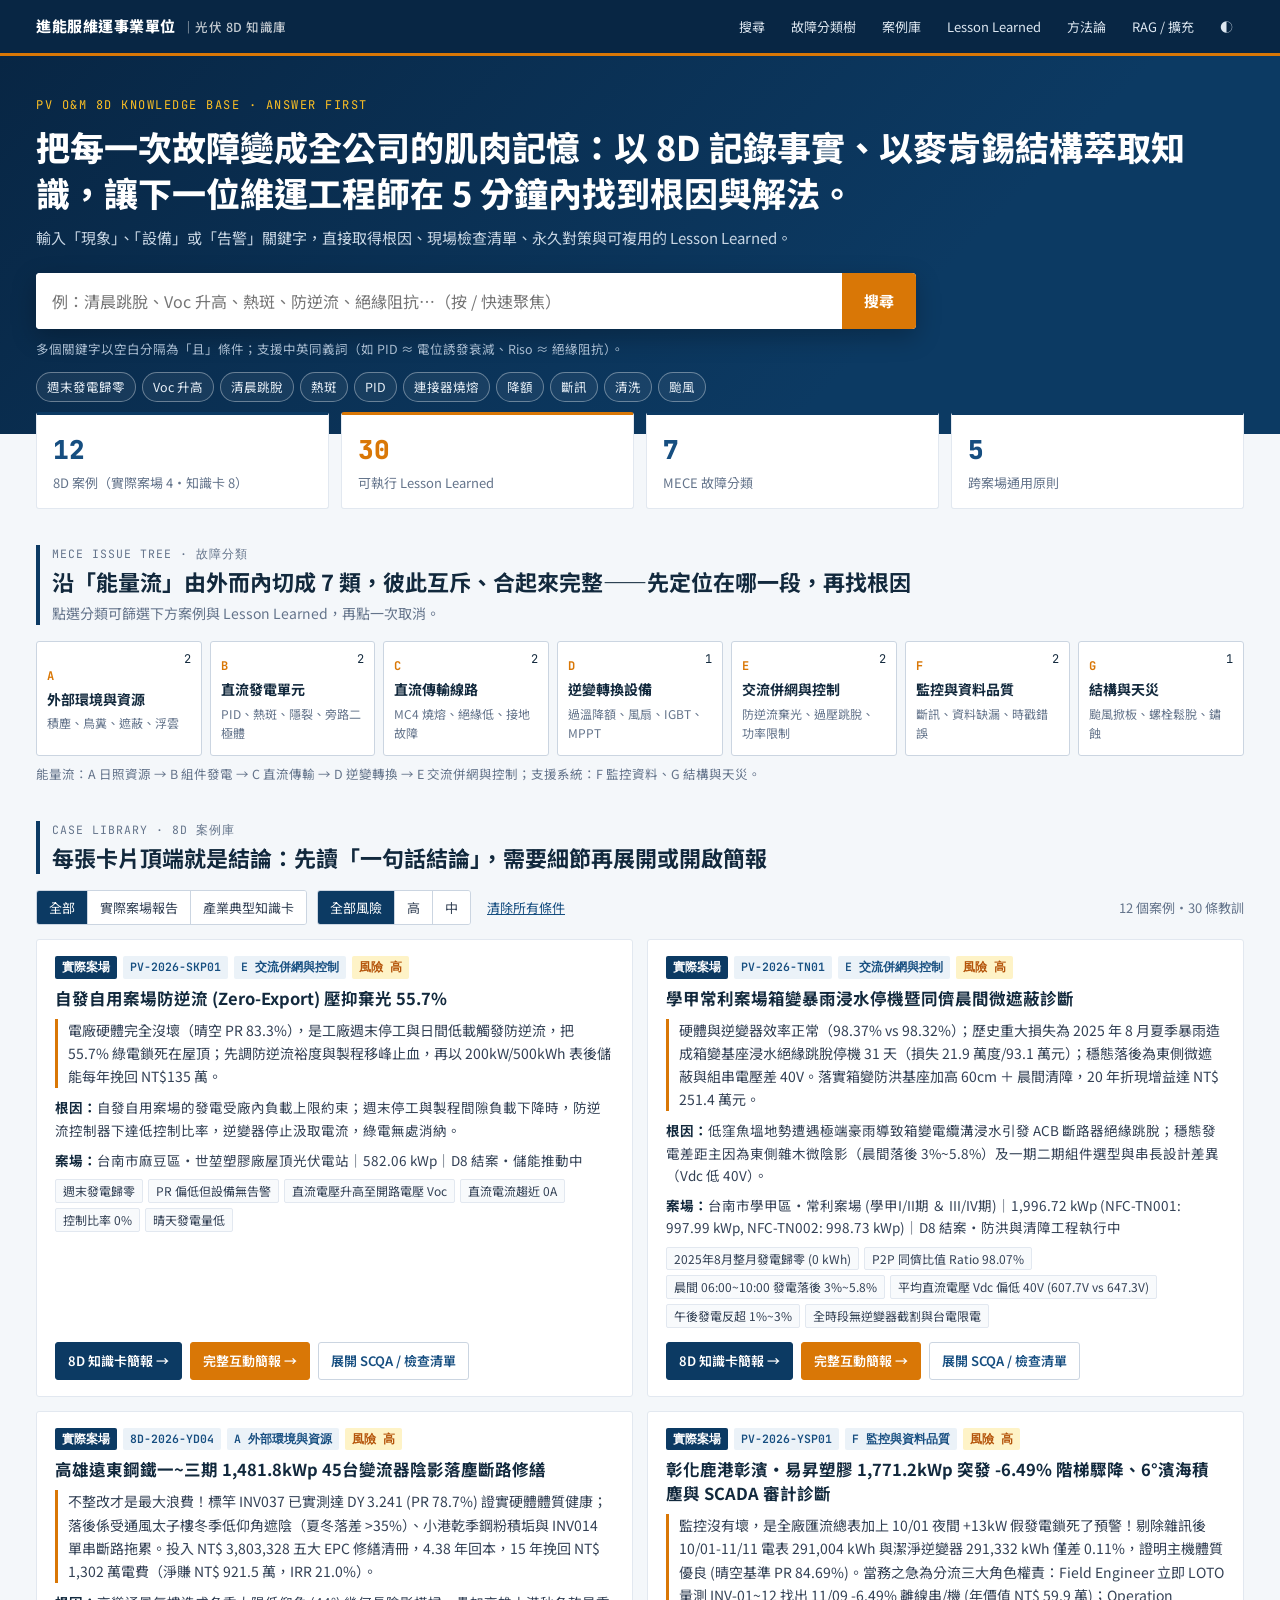
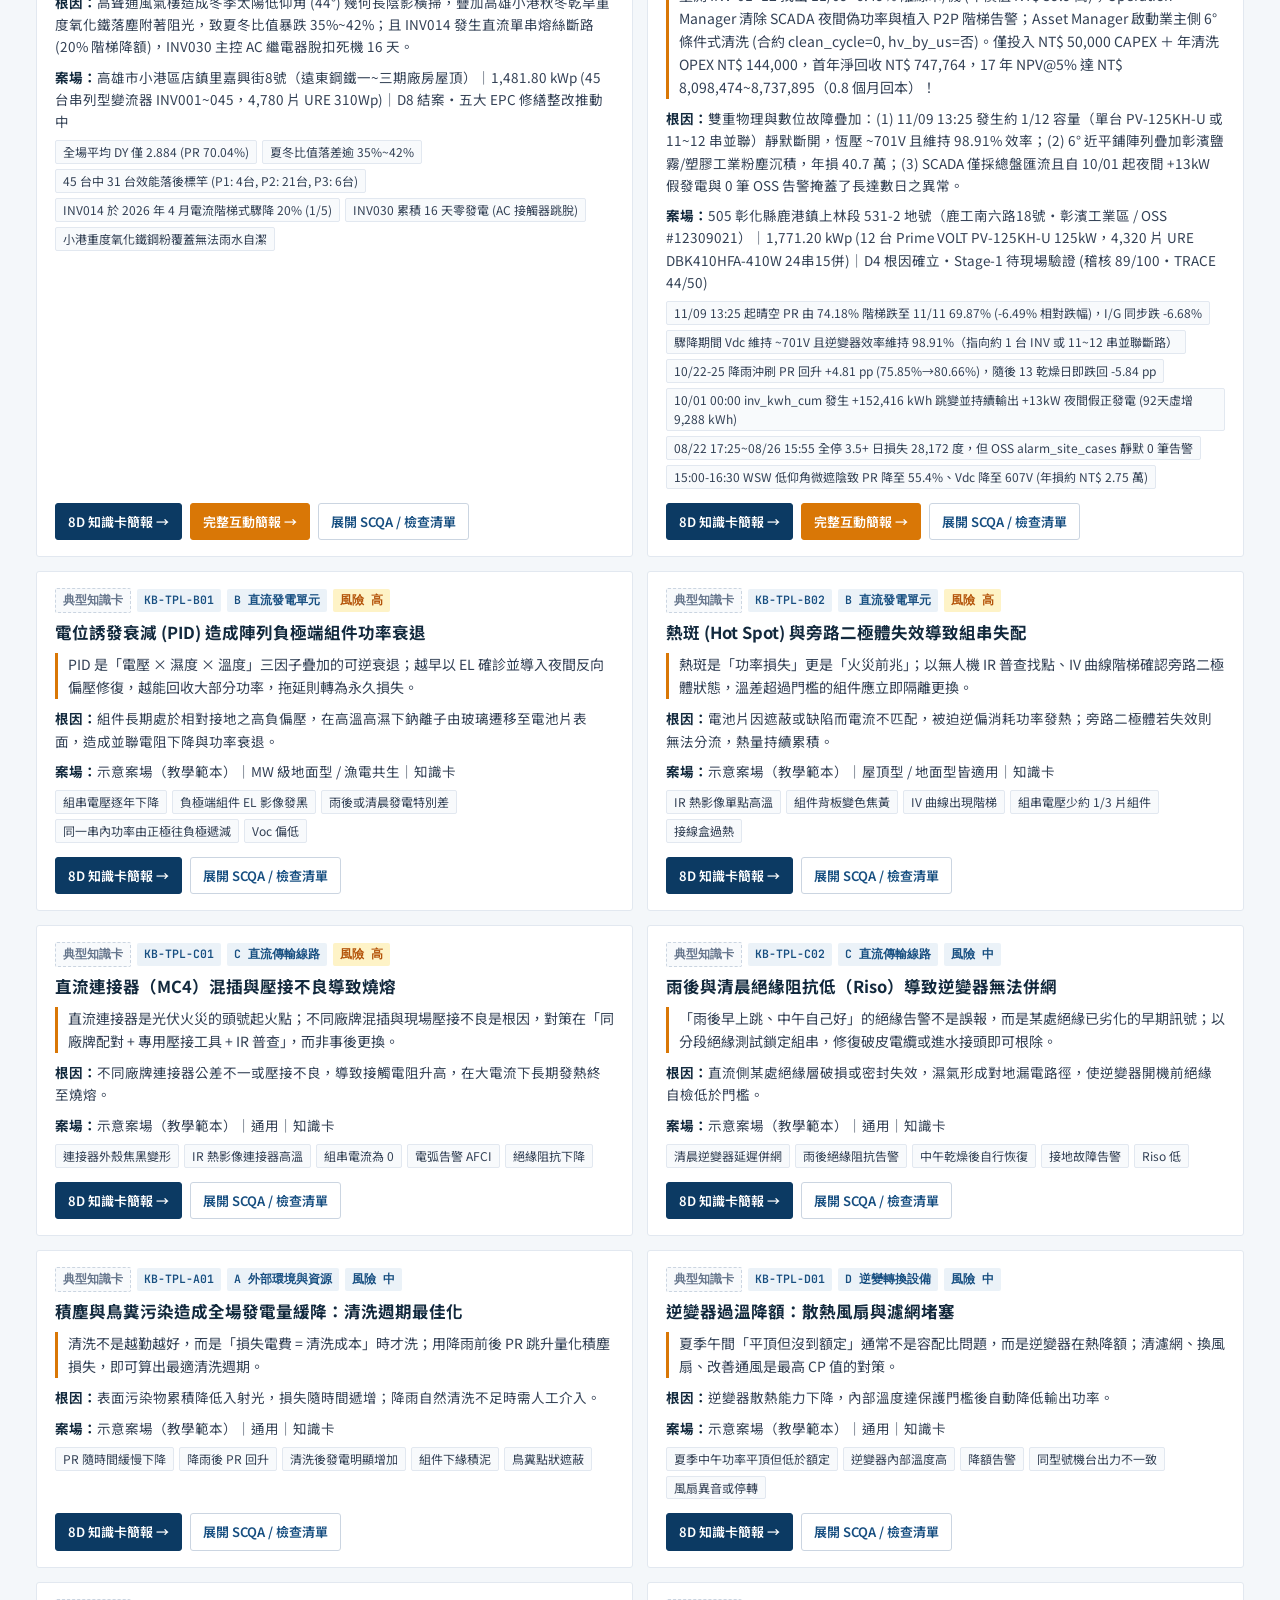
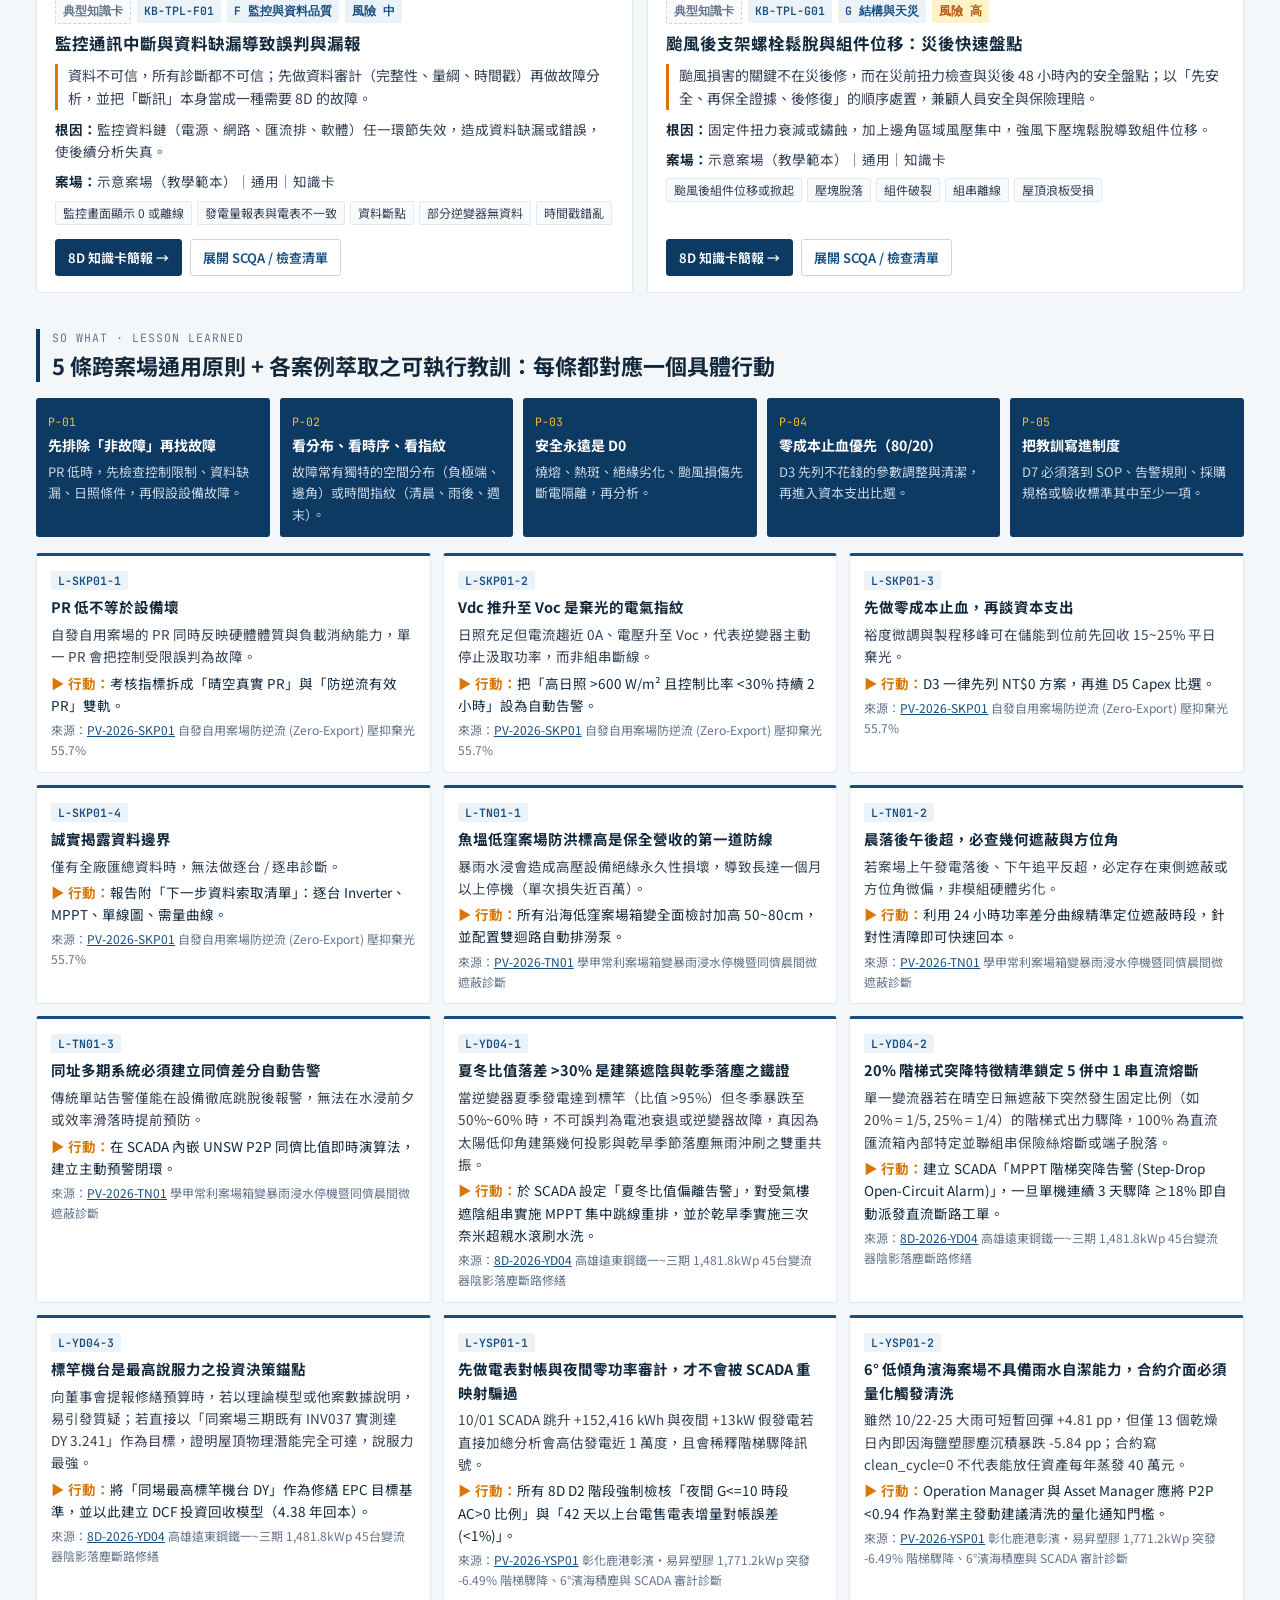
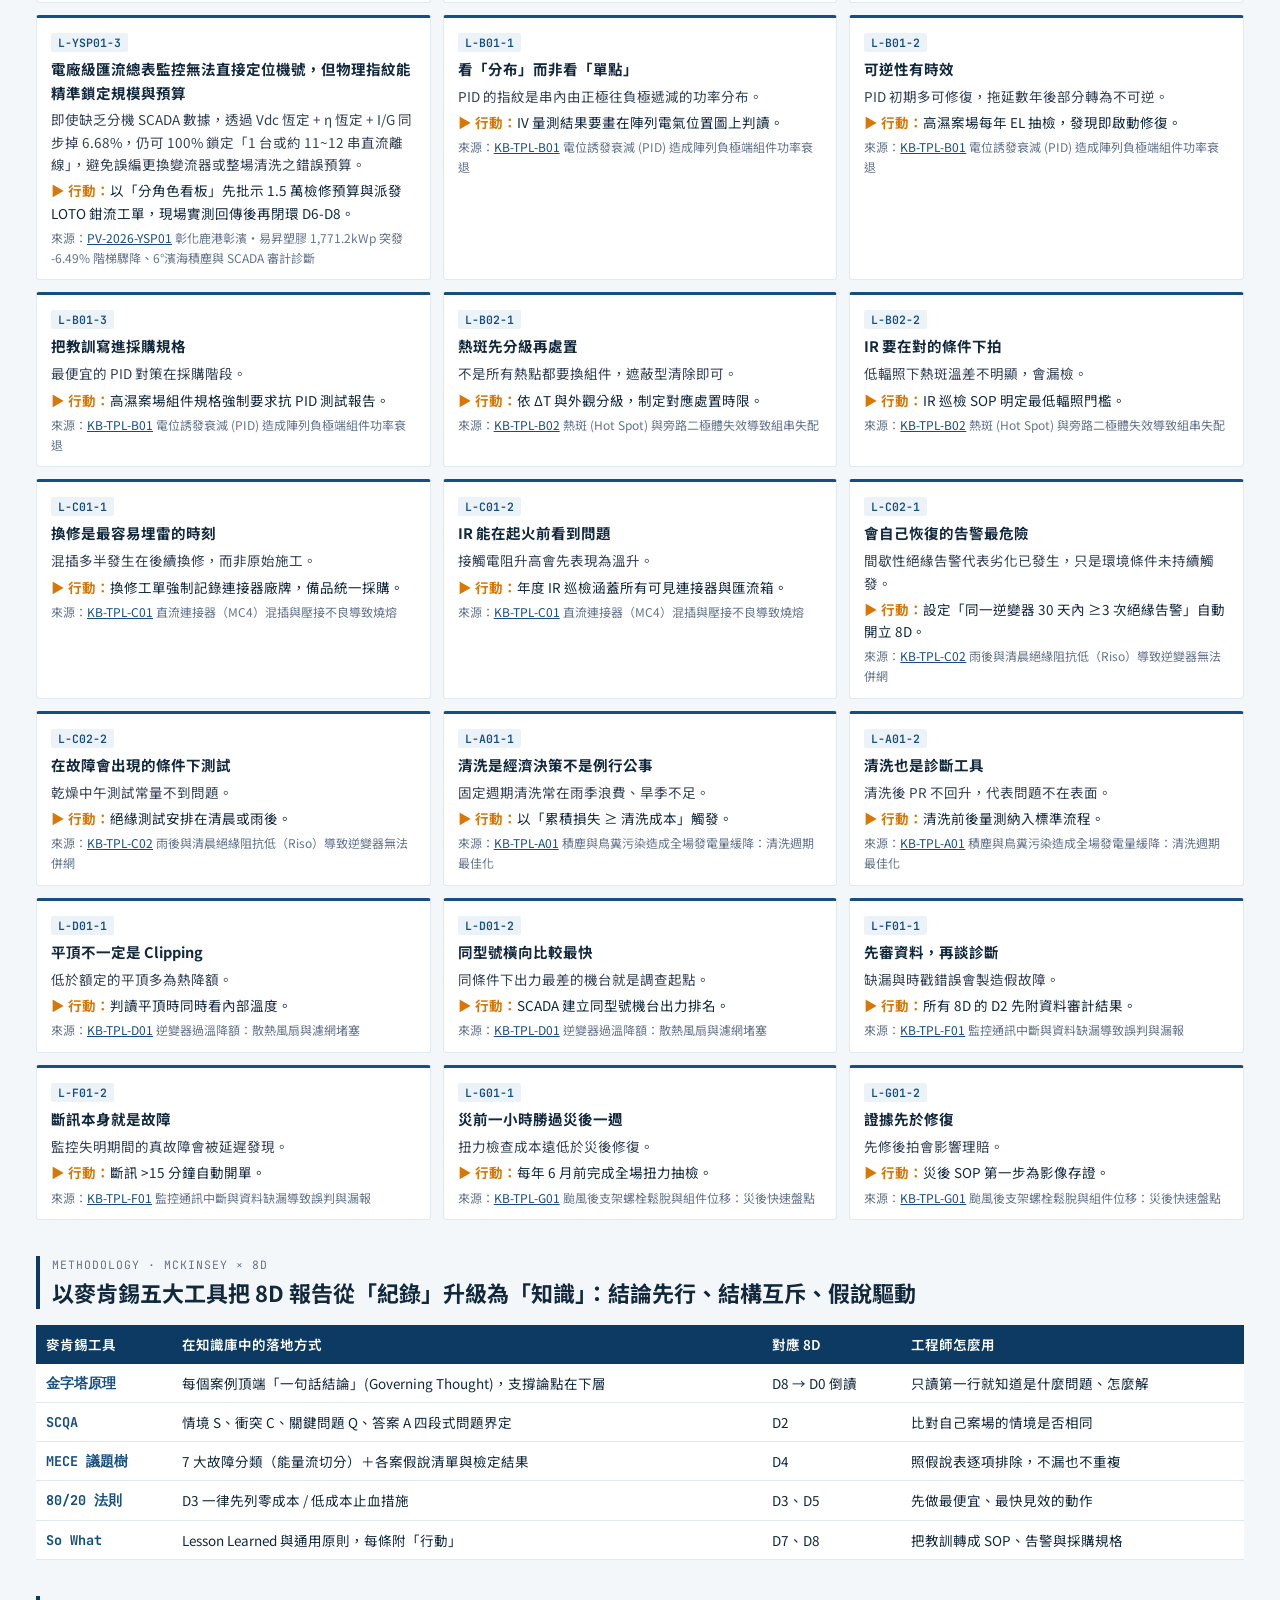
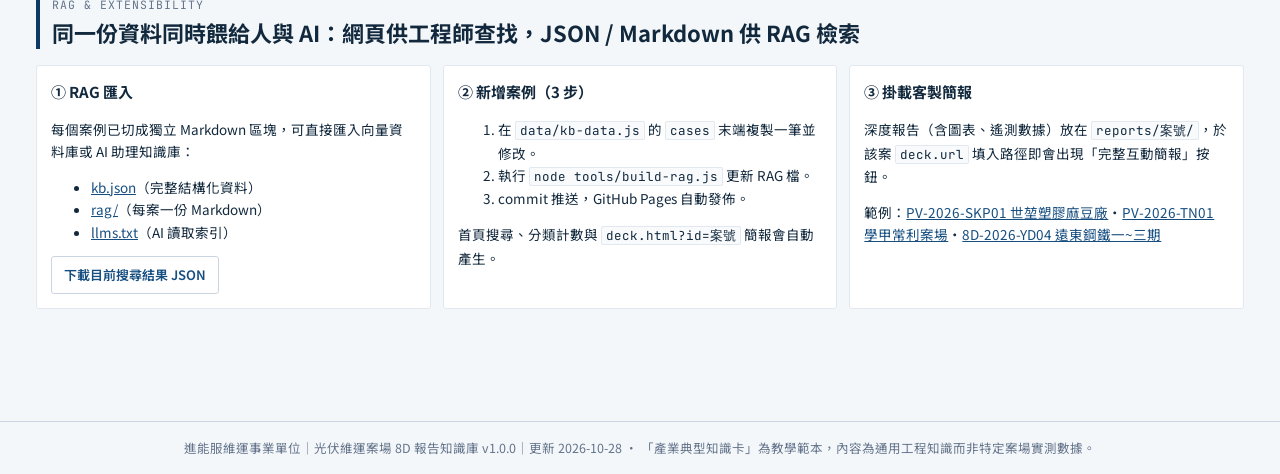
<file: index.html>
<!doctype html>
<html lang="zh-Hant">
<head>
  <meta charset="utf-8" />
  <meta name="viewport" content="width=device-width,initial-scale=1" />
  <title>光伏維運 8D 知識庫</title>
  <meta name="description" content="光伏維運案場 8D 報告知識庫：以麥肯錫金字塔原理、SCQA、MECE 議題樹萃取故障根因、解法與 Lesson Learned，支援關鍵字搜尋與 RAG 匯入。" />
  <link rel="preconnect" href="https://fonts.googleapis.com" />
  <link rel="preconnect" href="https://fonts.gstatic.com" crossorigin />
  <link href="https://fonts.googleapis.com/css2?family=Noto+Sans+TC:wght@400;500;700;800&family=JetBrains+Mono:wght@400;600;700&display=swap" rel="stylesheet" />
  <link rel="stylesheet" href="assets/kb.css" />
</head>
<body>
  <header class="topbar">
    <div class="topbar-inner">
      <a class="brand" href="index.html">進能服維運事業單位<small>｜光伏 8D 知識庫</small></a>
      <nav class="topnav">
        <a href="#search">搜尋</a>
        <a href="#taxonomy">故障分類樹</a>
        <a href="#cases">案例庫</a>
        <a href="#lessons">Lesson Learned</a>
        <a href="#method">方法論</a>
        <a href="#rag">RAG / 擴充</a>
        <button type="button" id="theme-toggle" aria-label="切換深淺色">◐</button>
      </nav>
    </div>
  </header>

  <!-- ===== Governing thought + Search ===== -->
  <section class="hero" id="search">
    <div class="hero-inner">
      <div class="eyebrow">PV O&amp;M 8D KNOWLEDGE BASE · ANSWER FIRST</div>
      <h1 id="hero-title"></h1>
      <p class="lead">輸入「現象」、「設備」或「告警」關鍵字，直接取得根因、現場檢查清單、永久對策與可複用的 Lesson Learned。</p>
      <form class="search-box" id="search-form" role="search">
        <input id="q" type="search" autocomplete="off" placeholder="例：清晨跳脫、Voc 升高、熱斑、防逆流、絕緣阻抗…（按 / 快速聚焦）" aria-label="關鍵字搜尋" />
        <button type="submit">搜尋</button>
      </form>
      <div class="search-hint">多個關鍵字以空白分隔為「且」條件；支援中英同義詞（如 PID ≈ 電位誘發衰減、Riso ≈ 絕緣阻抗）。</div>
      <div class="chips" id="quick-chips"></div>
    </div>
  </section>

  <main class="page">
    <div class="kpi-row" id="kpi-row"></div>

    <!-- ===== MECE taxonomy ===== -->
    <section class="section" id="taxonomy">
      <div class="section-head">
        <div class="tag">MECE Issue Tree · 故障分類</div>
        <h2>沿「能量流」由外而內切成 7 類，彼此互斥、合起來完整——先定位在哪一段，再找根因</h2>
        <p>點選分類可篩選下方案例與 Lesson Learned，再點一次取消。</p>
      </div>
      <div class="tax-grid" id="tax-grid"></div>
      <div class="flow-note">能量流：A 日照資源 → B 組件發電 → C 直流傳輸 → D 逆變轉換 → E 交流併網與控制；支援系統：F 監控資料、G 結構與天災。</div>
    </section>

    <!-- ===== Cases ===== -->
    <section class="section" id="cases">
      <div class="section-head">
        <div class="tag">Case Library · 8D 案例庫</div>
        <h2 id="cases-title">每張卡片頂端就是結論：先讀「一句話結論」，需要細節再展開或開啟簡報</h2>
      </div>
      <div class="filterbar">
        <div class="seg" id="type-seg">
          <button type="button" data-v="" class="on">全部</button>
          <button type="button" data-v="field">實際案場報告</button>
          <button type="button" data-v="template">產業典型知識卡</button>
        </div>
        <div class="seg" id="sev-seg">
          <button type="button" data-v="" class="on">全部風險</button>
          <button type="button" data-v="高">高</button>
          <button type="button" data-v="中">中</button>
        </div>
        <button type="button" class="clear-btn" id="clear-all">清除所有條件</button>
        <div class="result-meta" id="result-meta"></div>
      </div>
      <div class="cards" id="case-cards"></div>
    </section>

    <!-- ===== Lessons ===== -->
    <section class="section" id="lessons">
      <div class="section-head">
        <div class="tag">So What · Lesson Learned</div>
        <h2>5 條跨案場通用原則 + 各案例萃取之可執行教訓：每條都對應一個具體行動</h2>
      </div>
      <div class="principles" id="principles"></div>
      <div class="lessons" id="lesson-grid"></div>
    </section>

    <!-- ===== Method ===== -->
    <section class="section" id="method">
      <div class="section-head">
        <div class="tag">Methodology · McKinsey × 8D</div>
        <h2>以麥肯錫五大工具把 8D 報告從「紀錄」升級為「知識」：結論先行、結構互斥、假說驅動</h2>
      </div>
      <div class="tbl-wrap">
        <table class="tbl">
          <thead><tr><th>麥肯錫工具</th><th>在知識庫中的落地方式</th><th>對應 8D</th><th>工程師怎麼用</th></tr></thead>
          <tbody>
            <tr><td class="code">金字塔原理</td><td>每個案例頂端「一句話結論」(Governing Thought)，支撐論點在下層</td><td>D8 → D0 倒讀</td><td>只讀第一行就知道是什麼問題、怎麼解</td></tr>
            <tr><td class="code">SCQA</td><td>情境 S、衝突 C、關鍵問題 Q、答案 A 四段式問題界定</td><td>D2</td><td>比對自己案場的情境是否相同</td></tr>
            <tr><td class="code">MECE 議題樹</td><td>7 大故障分類（能量流切分）＋各案假說清單與檢定結果</td><td>D4</td><td>照假說表逐項排除，不漏也不重複</td></tr>
            <tr><td class="code">80/20 法則</td><td>D3 一律先列零成本 / 低成本止血措施</td><td>D3、D5</td><td>先做最便宜、最快見效的動作</td></tr>
            <tr><td class="code">So What</td><td>Lesson Learned 與通用原則，每條附「行動」</td><td>D7、D8</td><td>把教訓轉成 SOP、告警與採購規格</td></tr>
          </tbody>
        </table>
      </div>
    </section>

    <!-- ===== RAG & Extension ===== -->
    <section class="section" id="rag">
      <div class="section-head">
        <div class="tag">RAG &amp; Extensibility</div>
        <h2>同一份資料同時餵給人與 AI：網頁供工程師查找，JSON / Markdown 供 RAG 檢索</h2>
      </div>
      <div class="how">
        <div class="box">
          <h3>① RAG 匯入</h3>
          <p>每個案例已切成獨立 Markdown 區塊，可直接匯入向量資料庫或 AI 助理知識庫：</p>
          <ul>
            <li><a href="kb.json">kb.json</a>（完整結構化資料）</li>
            <li><a href="rag/index.md">rag/</a>（每案一份 Markdown）</li>
            <li><a href="llms.txt">llms.txt</a>（AI 讀取索引）</li>
          </ul>
          <button type="button" class="btn ghost" id="dl-json">下載目前搜尋結果 JSON</button>
        </div>
        <div class="box">
          <h3>② 新增案例（3 步）</h3>
          <ol>
            <li>在 <code>data/kb-data.js</code> 的 <code>cases</code> 末端複製一筆並修改。</li>
            <li>執行 <code>node tools/build-rag.js</code> 更新 RAG 檔。</li>
            <li>commit 推送，GitHub Pages 自動發佈。</li>
          </ol>
          <p>首頁搜尋、分類計數與 <code>deck.html?id=案號</code> 簡報會自動產生。</p>
        </div>
        <div class="box">
          <h3>③ 掛載客製簡報</h3>
          <p>深度報告（含圖表、遙測數據）放在 <code>reports/案號/</code>，於該案 <code>deck.url</code> 填入路徑即會出現「完整互動簡報」按鈕。</p>
          <p>範例：<a href="reports/PV-2026-SKP01/index.html">PV-2026-SKP01 世堃塑膠麻豆廠</a>・<a href="reports/PV-2026-TN01/index.html">PV-2026-TN01 學甲常利案場</a>・<a href="reports/8D-2026-YD04/index.html">8D-2026-YD04 遠東鋼鐵一~三期</a></p>
        </div>
      </div>
    </section>
  </main>

  <footer class="foot">
    <span id="foot-meta"></span> ・ 「產業典型知識卡」為教學範本，內容為通用工程知識而非特定案場實測數據。
  </footer>

  <script src="data/kb-data.js"></script>
  <script src="assets/search.js"></script>
  <script src="assets/kb.js"></script>
</body>
</html>
</file>
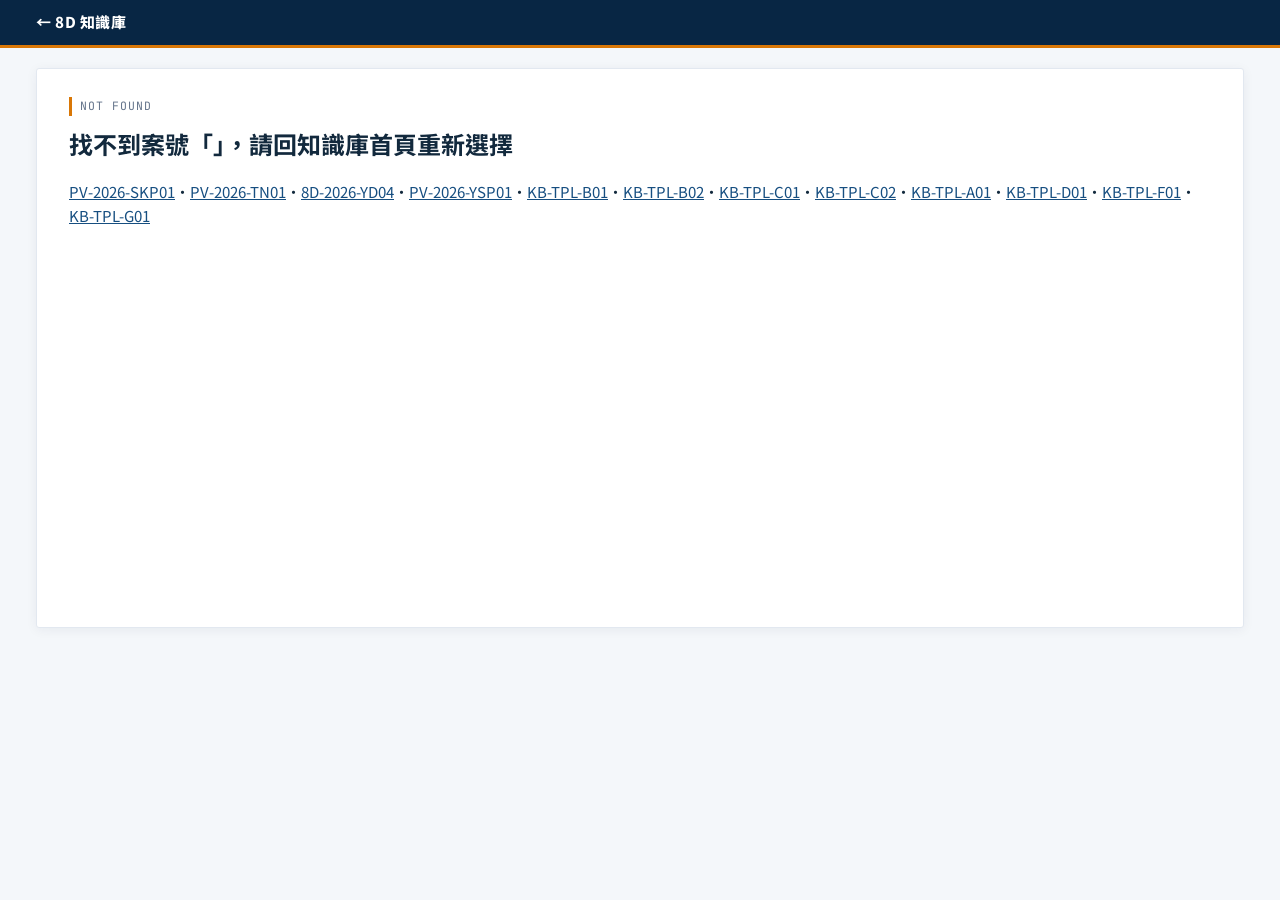
<file: deck.html>
<!doctype html>
<html lang="zh-Hant">
<head>
  <meta charset="utf-8" />
  <meta name="viewport" content="width=device-width,initial-scale=1" />
  <title>8D 知識卡簡報</title>
  <meta name="description" content="由知識庫資料自動產生之麥肯錫風格 8D 簡報。" />
  <link rel="preconnect" href="https://fonts.googleapis.com" />
  <link rel="preconnect" href="https://fonts.gstatic.com" crossorigin />
  <link href="https://fonts.googleapis.com/css2?family=Noto+Sans+TC:wght@400;500;700;800&family=JetBrains+Mono:wght@400;600;700&display=swap" rel="stylesheet" />
  <link rel="stylesheet" href="assets/kb.css" />
</head>
<body>
  <header class="topbar">
    <div class="topbar-inner">
      <a class="brand" href="index.html">← 8D 知識庫<small id="deck-id"></small></a>
      <nav class="topnav" id="deck-tabs"></nav>
    </div>
  </header>
  <main class="deck" id="deck"></main>
  <div class="deck-nav" id="deck-nav">
    <button type="button" class="btn ghost" id="prev">← 上一頁</button>
    <span class="count" id="count"></span>
    <button type="button" class="btn ghost" id="next">下一頁 →</button>
    <button type="button" class="btn ghost" id="mode">📄 完整報告模式</button>
    <a class="btn accent" id="full-deck" style="display:none">完整互動簡報 →</a>
  </div>
  <div style="height:40px"></div>
  <script src="data/kb-data.js"></script>
  <script src="assets/search.js"></script>
  <script src="assets/deck.js"></script>
</body>
</html>
</file>
<file: assets/kb.css>
/* ==========================================================================
   光伏維運 8D 知識庫｜麥肯錫顧問視覺規範
   主色深藍 + 中性灰階 + 單一強調色（琥珀金，只標示最關鍵結論）
   ========================================================================== */
:root {
  --navy-dark: #082644;
  --navy: #0C3A63;
  --navy-mid: #164E80;
  --navy-tint: #EBF2F8;
  --ink: #12293D;
  --slate: #334155;
  --muted: #64748B;
  --line: #CBD5E1;
  --line-soft: #E2E8F0;
  --paper: #F4F7FA;
  --surface: #FFFFFF;
  --surface-alt: #F8FAFC;
  --accent: #D97706;
  --accent-dark: #B45309;
  --accent-tint: #FEF3C7;
  --ok: #15803D;
  --ok-tint: #DCFCE7;
  --bad: #B91C1C;
  --sans: 'Noto Sans TC', -apple-system, BlinkMacSystemFont, "Segoe UI", sans-serif;
  --mono: 'JetBrains Mono', ui-monospace, monospace;
}
@media (prefers-color-scheme: dark) {
  :root:not([data-theme="light"]) {
    --navy-tint: #12304D; --ink: #E2E8F0; --slate: #CBD5E1; --muted: #94A3B8;
    --line: #334155; --line-soft: #1E293B; --paper: #0B1622; --surface: #111F2E;
    --surface-alt: #0F1B28; --accent-tint: #3B2A0C; --ok-tint: #0F2E1C; --navy-mid: #5B9BD5;
  }
}
:root[data-theme="dark"] {
  --navy-tint: #12304D; --ink: #E2E8F0; --slate: #CBD5E1; --muted: #94A3B8;
  --line: #334155; --line-soft: #1E293B; --paper: #0B1622; --surface: #111F2E;
  --surface-alt: #0F1B28; --accent-tint: #3B2A0C; --ok-tint: #0F2E1C; --navy-mid: #5B9BD5;
}

* { box-sizing: border-box; }
html { scroll-behavior: smooth; }
body {
  margin: 0; font-family: var(--sans); color: var(--ink); background: var(--paper);
  line-height: 1.65; font-size: 15px; -webkit-font-smoothing: antialiased;
}
a { color: var(--navy-mid); }
mark { background: var(--accent-tint); color: inherit; padding: 0 1px; border-radius: 2px; box-shadow: inset 0 -2px 0 var(--accent); }

/* ── Topbar ── */
.topbar { position: sticky; top: 0; z-index: 50; background: var(--navy-dark); color: #fff; border-bottom: 3px solid var(--accent); }
.topbar-inner { max-width: 1240px; margin: 0 auto; padding: 10px 16px; display: flex; align-items: center; gap: 16px; flex-wrap: wrap; }
.brand { font-weight: 800; letter-spacing: .5px; text-decoration: none; color: #fff; white-space: nowrap; }
.brand small { font-weight: 500; opacity: .75; margin-left: 6px; }
.topnav { display: flex; gap: 4px; flex-wrap: wrap; margin-left: auto; }
.topnav a, .topnav button {
  color: #DCE6F0; text-decoration: none; font: inherit; font-size: 13px; background: transparent;
  border: 1px solid transparent; padding: 5px 10px; border-radius: 3px; cursor: pointer;
}
.topnav a:hover, .topnav button:hover { border-color: rgba(255,255,255,.35); color: #fff; }
.topnav .active { background: rgba(255,255,255,.12); color: #fff; }

.page { max-width: 1240px; margin: 0 auto; padding: 0 16px 64px; }

/* ── Hero / Governing thought ── */
.hero { background: linear-gradient(135deg, var(--navy-dark), var(--navy) 70%); color: #fff; }
.hero-inner { max-width: 1240px; margin: 0 auto; padding: 40px 16px 32px; }
.eyebrow { font-family: var(--mono); font-size: 12px; letter-spacing: 1.5px; color: #FBBF24; text-transform: uppercase; }
.hero h1 { font-size: clamp(22px, 3.4vw, 34px); line-height: 1.35; margin: 8px 0 10px; font-weight: 800; }
.hero p.lead { margin: 0 0 22px; color: #C9D7E5; max-width: 880px; }
.search-box { display: flex; background: #fff; border-radius: 4px; overflow: hidden; box-shadow: 0 8px 24px rgba(0,0,0,.25); max-width: 880px; }
.search-box input {
  flex: 1; border: 0; padding: 15px 16px; font: inherit; font-size: 16px; color: #12293D; outline: none; min-width: 0;
}
.search-box button { border: 0; background: var(--accent); color: #fff; font: inherit; font-weight: 700; padding: 0 22px; cursor: pointer; }
.search-box button:hover { background: var(--accent-dark); }
.search-hint { font-size: 12.5px; color: #A9BCD0; margin-top: 10px; }
.chips { display: flex; gap: 6px; flex-wrap: wrap; margin-top: 12px; }
.chip {
  font: inherit; font-size: 12.5px; padding: 4px 10px; border-radius: 999px; cursor: pointer;
  border: 1px solid rgba(255,255,255,.35); background: rgba(255,255,255,.06); color: #E6EEF6;
}
.chip:hover { background: rgba(255,255,255,.16); }

/* ── Sections ── */
.section { margin-top: 36px; }
.section-head { border-left: 4px solid var(--navy); padding-left: 12px; margin-bottom: 16px; }
.section-head .tag { font-family: var(--mono); font-size: 11.5px; color: var(--muted); letter-spacing: 1px; text-transform: uppercase; }
.section-head h2 { margin: 2px 0 0; font-size: clamp(18px, 2.2vw, 22px); line-height: 1.45; }
.section-head p { margin: 4px 0 0; color: var(--muted); font-size: 14px; }

.kpi-row { display: grid; grid-template-columns: repeat(4, 1fr); gap: 12px; margin-top: -22px; position: relative; }
.kpi { background: var(--surface); border: 1px solid var(--line-soft); border-top: 3px solid var(--navy); padding: 14px 16px; border-radius: 3px; }
.kpi.accent { border-top-color: var(--accent); }
.kpi .v { font-size: 26px; font-weight: 800; color: var(--navy-mid); font-family: var(--mono); }
.kpi.accent .v { color: var(--accent); }
.kpi .l { font-size: 13px; color: var(--muted); }

/* ── Taxonomy (MECE tree) ── */
.tax-grid { display: grid; grid-template-columns: repeat(7, 1fr); gap: 8px; }
.tax {
  text-align: left; font: inherit; background: var(--surface); border: 1px solid var(--line); border-radius: 3px;
  padding: 10px 10px 12px; cursor: pointer; color: var(--ink); position: relative;
}
.tax:hover { border-color: var(--navy-mid); }
.tax.on { background: var(--navy); color: #fff; border-color: var(--navy); }
.tax .k { font-family: var(--mono); font-weight: 700; font-size: 12px; color: var(--accent); }
.tax.on .k { color: #FBBF24; }
.tax .n { font-weight: 700; font-size: 14px; display: block; margin: 2px 0; }
.tax .d { font-size: 12px; color: var(--muted); display: block; }
.tax.on .d { color: #C9D7E5; }
.tax .c { position: absolute; top: 8px; right: 10px; font-family: var(--mono); font-size: 12px; }
.flow-note { font-size: 12.5px; color: var(--muted); margin-top: 8px; }

/* ── Filter bar ── */
.filterbar { display: flex; gap: 10px; flex-wrap: wrap; align-items: center; margin-bottom: 14px; }
.seg { display: inline-flex; border: 1px solid var(--line); border-radius: 3px; overflow: hidden; }
.seg button { font: inherit; font-size: 13px; border: 0; background: var(--surface); color: var(--slate); padding: 6px 12px; cursor: pointer; }
.seg button + button { border-left: 1px solid var(--line); }
.seg button.on { background: var(--navy); color: #fff; }
.result-meta { margin-left: auto; font-size: 13px; color: var(--muted); }
.clear-btn { font: inherit; font-size: 13px; background: none; border: 0; color: var(--navy-mid); cursor: pointer; text-decoration: underline; }

/* ── Case cards ── */
.cards { display: grid; grid-template-columns: repeat(2, 1fr); gap: 14px; }
.card { background: var(--surface); border: 1px solid var(--line-soft); border-radius: 3px; padding: 16px 18px; display: flex; flex-direction: column; gap: 8px; }
.card-top { display: flex; gap: 6px; flex-wrap: wrap; align-items: center; font-size: 12px; }
.badge { font-family: var(--mono); font-size: 11.5px; padding: 2px 7px; border-radius: 2px; background: var(--navy-tint); color: var(--navy-mid); font-weight: 600; }
.badge.field { background: var(--navy); color: #fff; }
.badge.tpl { background: var(--surface-alt); color: var(--muted); border: 1px dashed var(--line); }
.badge.sev-高 { background: var(--accent-tint); color: var(--accent-dark); }
.card h3 { margin: 0; font-size: 16.5px; line-height: 1.45; }
.gt { margin: 0; font-size: 14px; color: var(--slate); border-left: 3px solid var(--accent); padding-left: 10px; }
.kv { font-size: 13.5px; margin: 0; color: var(--slate); }
.kv b { color: var(--ink); }
.sym { display: flex; gap: 5px; flex-wrap: wrap; }
.sym span { font-size: 12px; background: var(--surface-alt); border: 1px solid var(--line-soft); padding: 1px 7px; border-radius: 2px; color: var(--slate); }
.card-actions { display: flex; gap: 8px; flex-wrap: wrap; margin-top: auto; padding-top: 6px; }
.btn { font: inherit; font-size: 13px; font-weight: 600; text-decoration: none; padding: 7px 12px; border-radius: 3px; cursor: pointer; border: 1px solid var(--navy); background: var(--navy); color: #fff; }
.btn:hover { background: var(--navy-mid); border-color: var(--navy-mid); }
.btn.ghost { background: transparent; color: var(--navy-mid); border-color: var(--line); }
.btn.ghost:hover { border-color: var(--navy-mid); background: var(--navy-tint); }
.btn.accent { background: var(--accent); border-color: var(--accent); }
.btn.accent:hover { background: var(--accent-dark); }
.detail { display: none; border-top: 1px solid var(--line-soft); padding-top: 10px; font-size: 13.5px; }
.card.open .detail { display: block; }
.scqa { display: grid; grid-template-columns: 26px 1fr; gap: 4px 8px; margin: 0 0 10px; }
.scqa dt { font-family: var(--mono); font-weight: 700; color: var(--navy-mid); }
.scqa dd { margin: 0; }
.detail h4 { font-size: 13px; margin: 10px 0 4px; color: var(--navy-mid); letter-spacing: .5px; }
.detail ul { margin: 0; padding-left: 18px; }
.matched-lessons { font-size: 13px; background: var(--accent-tint); padding: 6px 10px; border-radius: 3px; }

/* ── Lessons ── */
.lessons { display: grid; grid-template-columns: repeat(3, 1fr); gap: 12px; }
.lesson { background: var(--surface); border: 1px solid var(--line-soft); border-top: 3px solid var(--navy-mid); padding: 12px 14px; border-radius: 3px; font-size: 13.5px; }
.lesson .lt { font-weight: 700; font-size: 14.5px; margin: 4px 0; }
.lesson p { margin: 4px 0; color: var(--slate); }
.lesson .act { color: var(--ink); }
.lesson .act::before { content: "▶ 行動："; color: var(--accent); font-weight: 700; }
.lesson .src { font-size: 12px; color: var(--muted); }
.principles { display: grid; grid-template-columns: repeat(5, 1fr); gap: 10px; margin-bottom: 16px; }
.principle { background: var(--navy); color: #fff; padding: 12px; border-radius: 3px; font-size: 13px; }
.principle b { display: block; font-size: 14px; margin: 2px 0 4px; }
.principle .k { font-family: var(--mono); color: #FBBF24; font-size: 11.5px; }
.principle p { margin: 0; color: #C9D7E5; }

/* ── Method table ── */
.tbl-wrap { overflow-x: auto; }
table.tbl { width: 100%; border-collapse: collapse; background: var(--surface); font-size: 13.5px; }
.tbl th { background: var(--navy); color: #fff; text-align: left; padding: 8px 10px; font-weight: 600; white-space: nowrap; }
.tbl td { border-bottom: 1px solid var(--line-soft); padding: 8px 10px; vertical-align: top; }
.tbl td.code { font-family: var(--mono); font-weight: 700; color: var(--navy-mid); white-space: nowrap; }
.how { display: grid; grid-template-columns: repeat(3, 1fr); gap: 12px; }
.how .box { background: var(--surface); border: 1px solid var(--line-soft); padding: 14px; border-radius: 3px; font-size: 13.5px; }
.how .box h3 { margin: 0 0 6px; font-size: 15px; }
code { font-family: var(--mono); font-size: 12.5px; background: var(--surface-alt); border: 1px solid var(--line-soft); padding: 0 4px; border-radius: 2px; }
.empty { padding: 28px; text-align: center; color: var(--muted); background: var(--surface); border: 1px dashed var(--line); border-radius: 3px; }

footer.foot { border-top: 1px solid var(--line); margin-top: 48px; padding: 16px; text-align: center; font-size: 12.5px; color: var(--muted); }

@media (max-width: 1000px) {
  .tax-grid { grid-template-columns: repeat(4, 1fr); }
  .principles { grid-template-columns: repeat(2, 1fr); }
  .lessons { grid-template-columns: repeat(2, 1fr); }
}
@media (max-width: 720px) {
  .kpi-row { grid-template-columns: repeat(2, 1fr); }
  .tax-grid { grid-template-columns: repeat(2, 1fr); }
  .cards, .lessons, .how, .principles { grid-template-columns: 1fr; }
  .topnav { margin-left: 0; }
  .result-meta { margin-left: 0; width: 100%; }
}

/* ==========================================================================
   通用 8D 簡報 (deck.html)
   ========================================================================== */
.deck { max-width: 1240px; margin: 20px auto 0; padding: 0 16px; }
.slide { display: none; background: var(--surface); border: 1px solid var(--line-soft); border-radius: 3px; padding: 28px 32px 32px; min-height: 560px; box-shadow: 0 2px 12px rgba(8,38,68,.06); }
.slide.active { display: block; }
.deck.all .slide { display: block; margin-bottom: 18px; min-height: 0; }
.slide .tag { font-family: var(--mono); font-size: 11.5px; letter-spacing: 1px; color: var(--muted); text-transform: uppercase; border-left: 3px solid var(--accent); padding-left: 8px; }
.slide h2.action-title { font-size: clamp(18px, 2.3vw, 24px); line-height: 1.5; margin: 10px 0 18px; color: var(--ink); }
.slide.cover { background: linear-gradient(135deg, var(--navy-dark), var(--navy) 70%); color: #fff; border: 0; }
.slide.cover h2.action-title { color: #fff; }
.slide.cover .tag { color: #FBBF24; }
.slide.cover .sub { color: #C9D7E5; }
.grid-2 { display: grid; grid-template-columns: 1fr 1fr; gap: 18px; }
.grid-3 { display: grid; grid-template-columns: repeat(3, 1fr); gap: 12px; }
.fact { border: 1px solid var(--line-soft); border-top: 3px solid var(--navy); padding: 12px 14px; border-radius: 3px; background: var(--surface); color: var(--ink); }
.fact.accent { border-top-color: var(--accent); }
.fact .v { font-size: 24px; font-weight: 800; font-family: var(--mono); color: var(--navy-mid); }
.fact.accent .v { color: var(--accent); }
.fact .l { font-size: 13px; color: var(--muted); }
.fact .n { font-size: 12.5px; color: var(--slate); }
.scqa-big { display: grid; grid-template-columns: repeat(4, 1fr); gap: 12px; }
.scqa-big .q { background: var(--surface-alt); border: 1px solid var(--line-soft); padding: 14px; border-radius: 3px; }
.scqa-big .q.a { background: var(--navy); color: #fff; border-color: var(--navy); }
.scqa-big .q b { font-family: var(--mono); color: var(--accent); display: block; font-size: 13px; margin-bottom: 4px; }
.dlist { display: grid; grid-template-columns: 54px 1fr; gap: 10px 14px; }
.dlist .dc { font-family: var(--mono); font-weight: 800; color: #fff; background: var(--navy); text-align: center; padding: 6px 0; border-radius: 2px; height: fit-content; }
.dlist .dd b { display: block; font-size: 14px; }
.dlist .dd span { font-size: 13.5px; color: var(--slate); }
.verdict { font-weight: 700; white-space: nowrap; }
.verdict.確診 { color: var(--accent-dark); }
.verdict.排除 { color: var(--muted); text-decoration: line-through; }
.verdict.待驗 { color: var(--navy-mid); }
.rc { background: var(--accent-tint); border-left: 4px solid var(--accent); padding: 12px 14px; border-radius: 2px; margin-bottom: 14px; }
.deck-nav { display: flex; align-items: center; gap: 8px; justify-content: center; margin: 14px 0 0; flex-wrap: wrap; }
.deck-nav .count { font-family: var(--mono); font-size: 13px; color: var(--muted); min-width: 64px; text-align: center; }
.notice { font-size: 12.5px; background: var(--surface-alt); border: 1px dashed var(--line); padding: 8px 12px; border-radius: 3px; color: var(--muted); margin-top: 14px; }
@media (max-width: 720px) {
  .slide { padding: 20px 16px; min-height: 0; }
  .grid-2, .grid-3, .scqa-big { grid-template-columns: 1fr; }
}
@media print {
  .topbar, .deck-nav { display: none; }
  .slide { display: block !important; page-break-after: always; box-shadow: none; }
}
</file>
